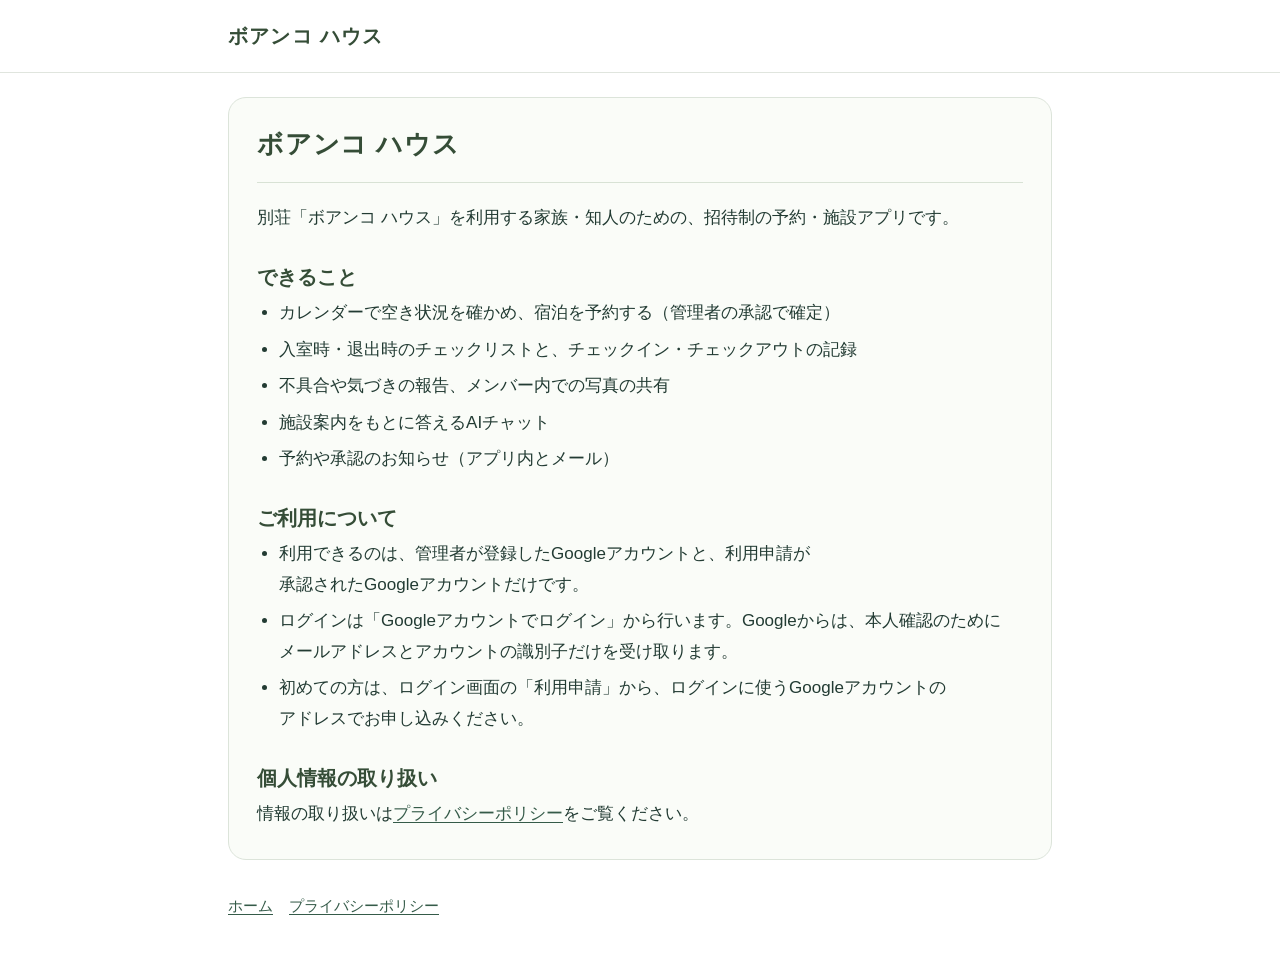
<file: index.html>
<!doctype html>
<html lang="ja">
<head>
<meta charset="utf-8">
<meta name="viewport" content="width=device-width,initial-scale=1">
<meta name="robots" content="noindex">
<meta name="description" content="別荘「ボアンコ ハウス」のメンバー向けの、招待制の予約・施設アプリです。">
<title>ボアンコ ハウス</title>
<link rel="stylesheet" href="style.css">
</head>
<body>
<header><div class="bar"><a class="brand" href="./">ボアンコ ハウス</a></div></header>
<main>
<div class="panel">
<h1>ボアンコ ハウス</h1>
<p class="lead">別荘「ボアンコ ハウス」を利用する家族・知人のための、招待制の予約・施設アプリです。</p>

<h2>できること</h2>
<ul>
<li>カレンダーで空き状況を確かめ、宿泊を予約する（管理者の承認で確定）</li>
<li>入室時・退出時のチェックリストと、チェックイン・チェックアウトの記録</li>
<li>不具合や気づきの報告、メンバー内での写真の共有</li>
<li>施設案内をもとに答えるAIチャット</li>
<li>予約や承認のお知らせ（アプリ内とメール）</li>
</ul>

<h2>ご利用について</h2>
<ul>
<li>利用できるのは、管理者が登録したGoogleアカウントと、利用申請が承認されたGoogleアカウントだけです。</li>
<li>ログインは「Googleアカウントでログイン」から行います。Googleからは、本人確認のためにメールアドレスとアカウントの識別子だけを受け取ります。</li>
<li>初めての方は、ログイン画面の「利用申請」から、ログインに使うGoogleアカウントのアドレスでお申し込みください。</li>
</ul>

<h2>個人情報の取り扱い</h2>
<p>情報の取り扱いは<a href="privacy.html">プライバシーポリシー</a>をご覧ください。</p>
</div>
</main>
<footer><a href="./">ホーム</a><a href="privacy.html">プライバシーポリシー</a></footer>
</body>
</html>
</file>
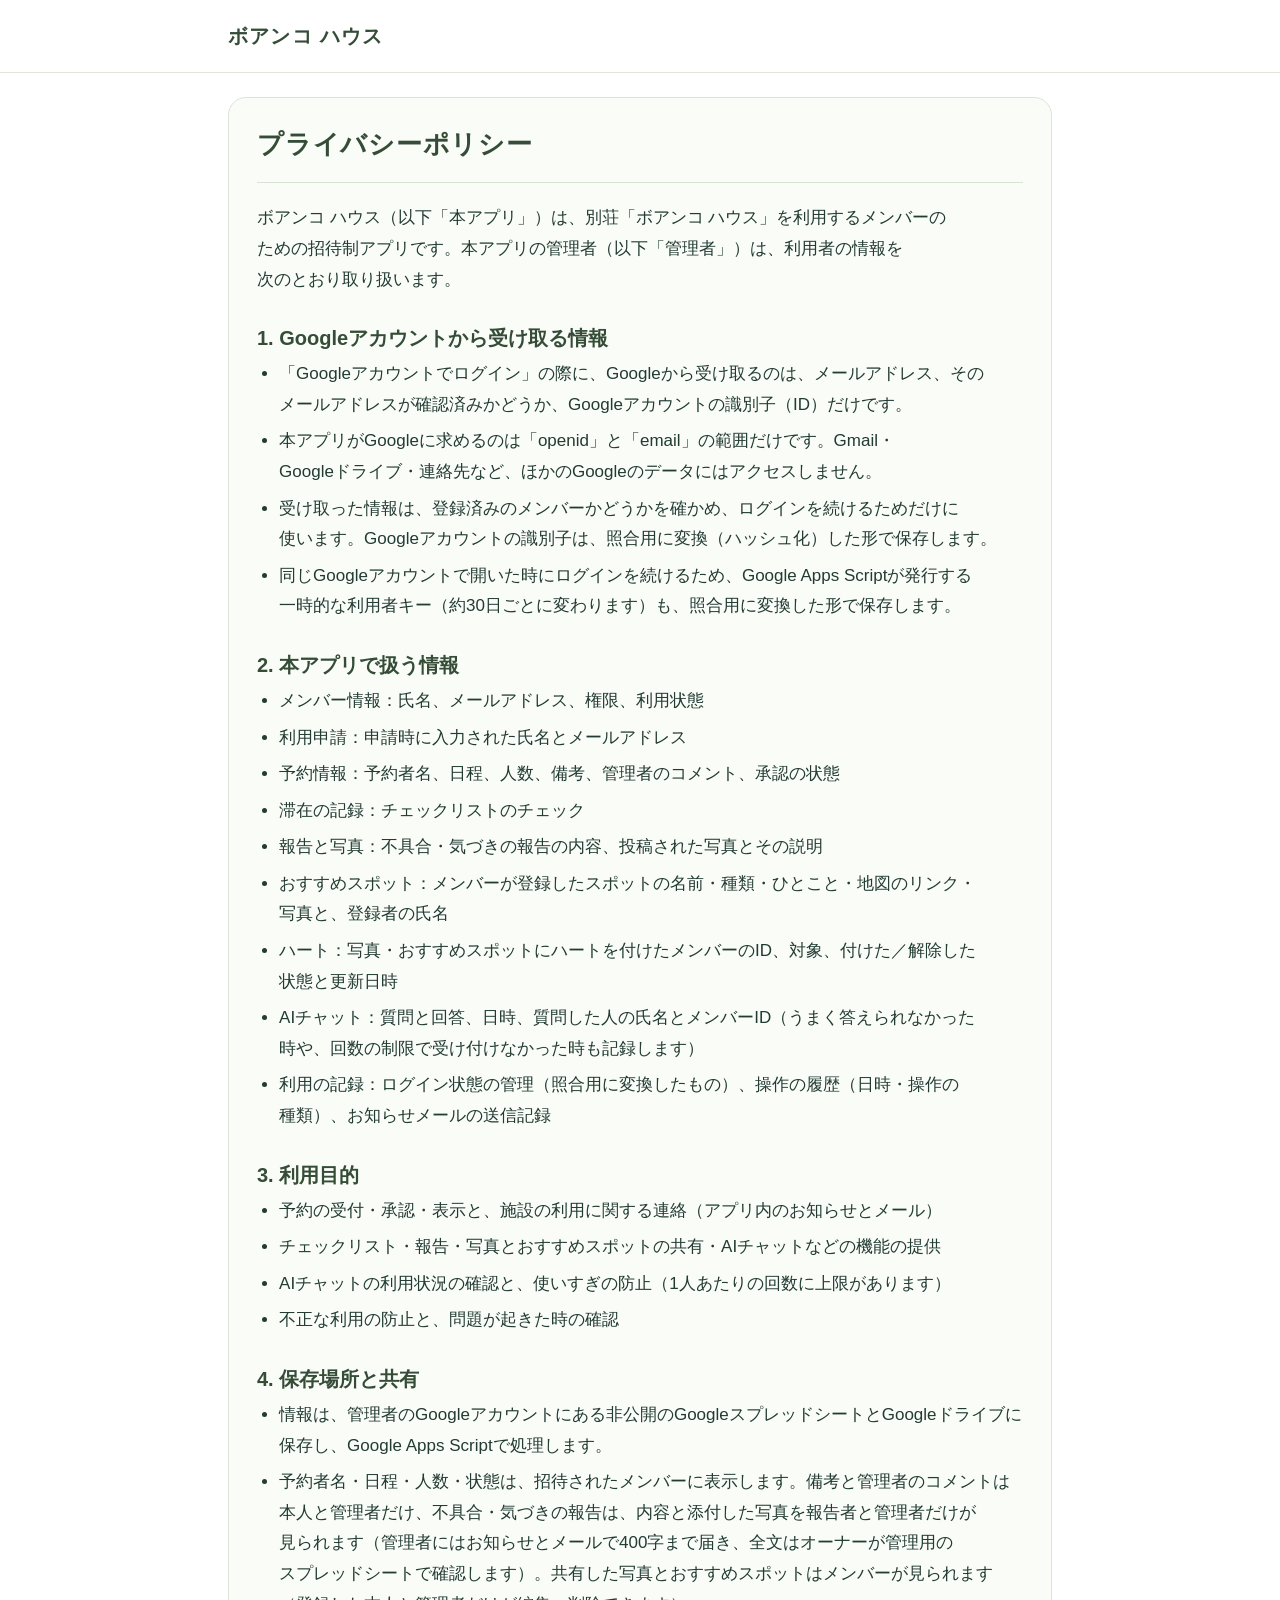
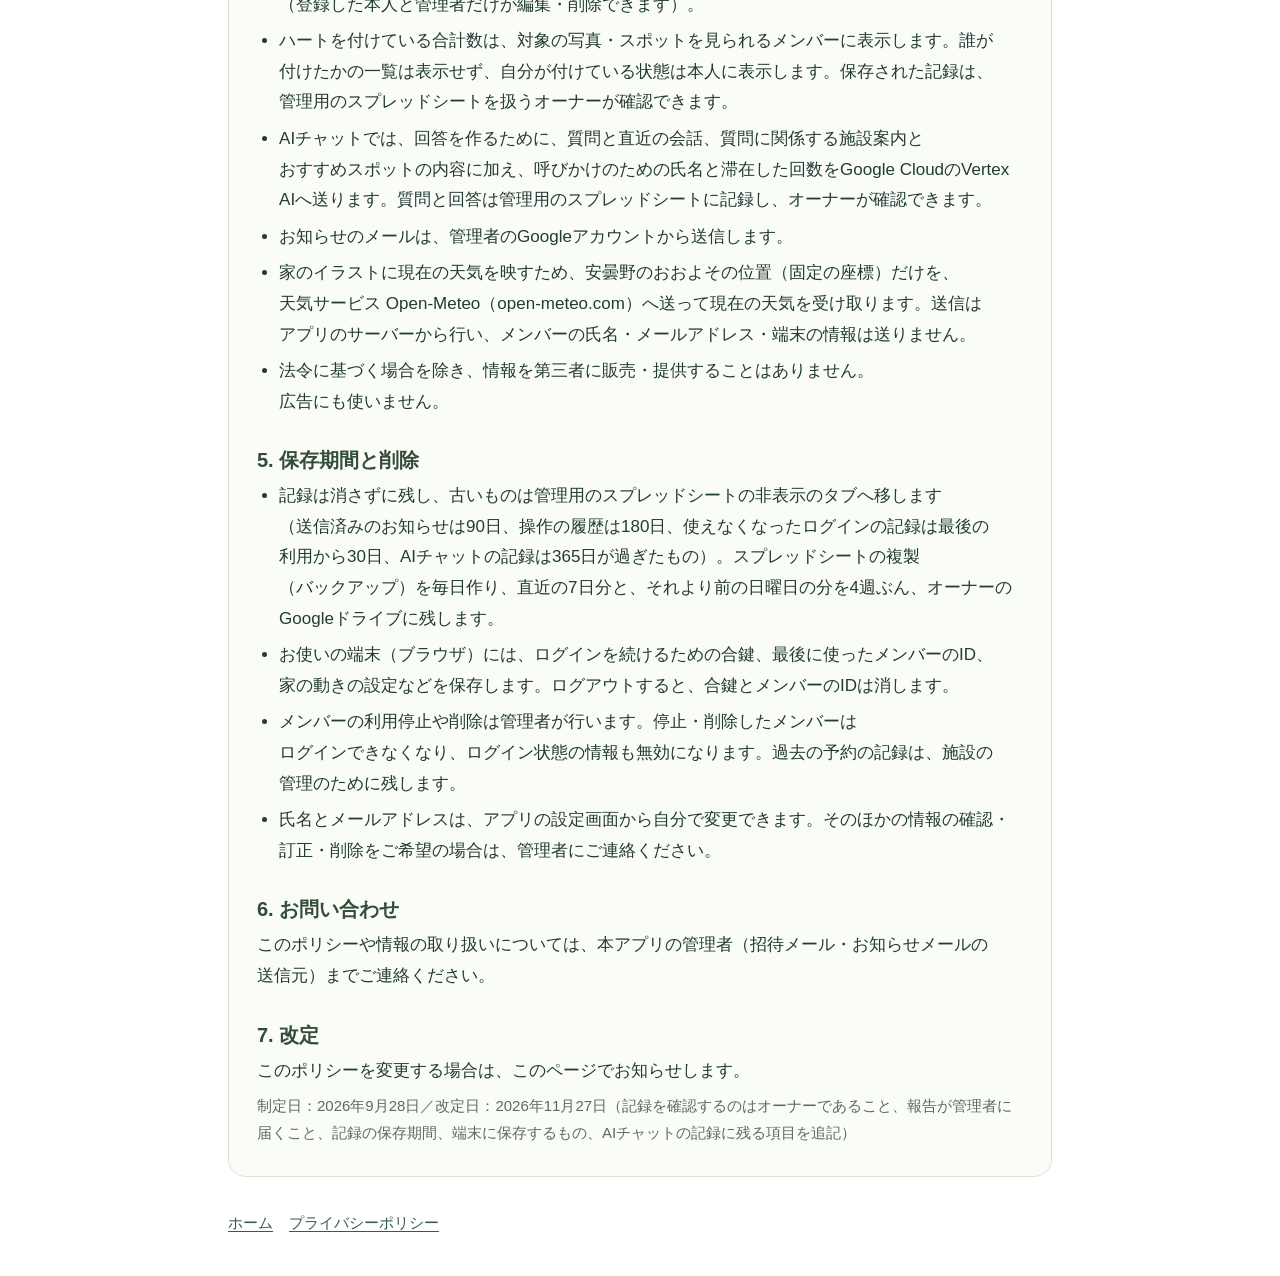
<file: privacy.html>
<!doctype html>
<html lang="ja">
<head>
<meta charset="utf-8">
<meta name="viewport" content="width=device-width,initial-scale=1">
<meta name="robots" content="noindex">
<meta name="description" content="ボアンコ ハウスのアプリでの、利用者の情報の取り扱いについて。">
<title>プライバシーポリシー｜ボアンコ ハウス</title>
<link rel="stylesheet" href="style.css">
</head>
<body>
<header><div class="bar"><a class="brand" href="./">ボアンコ ハウス</a></div></header>
<main>
<div class="panel">
<h1>プライバシーポリシー</h1>
<p class="lead">ボアンコ ハウス（以下「本アプリ」）は、別荘「ボアンコ ハウス」を利用するメンバーのための招待制アプリです。本アプリの管理者（以下「管理者」）は、利用者の情報を次のとおり取り扱います。</p>

<h2>1. Googleアカウントから受け取る情報</h2>
<ul>
<li>「Googleアカウントでログイン」の際に、Googleから受け取るのは、メールアドレス、そのメールアドレスが確認済みかどうか、Googleアカウントの識別子（ID）だけです。</li>
<li>本アプリがGoogleに求めるのは「openid」と「email」の範囲だけです。Gmail・Googleドライブ・連絡先など、ほかのGoogleのデータにはアクセスしません。</li>
<li>受け取った情報は、登録済みのメンバーかどうかを確かめ、ログインを続けるためだけに使います。Googleアカウントの識別子は、照合用に変換（ハッシュ化）した形で保存します。</li>
<li>同じGoogleアカウントで開いた時にログインを続けるため、Google Apps Scriptが発行する一時的な利用者キー（約30日ごとに変わります）も、照合用に変換した形で保存します。</li>
</ul>

<h2>2. 本アプリで扱う情報</h2>
<ul>
<li>メンバー情報：氏名、メールアドレス、権限、利用状態</li>
<li>利用申請：申請時に入力された氏名とメールアドレス</li>
<li>予約情報：予約者名、日程、人数、備考、管理者のコメント、承認の状態</li>
<li>滞在の記録：チェックリストのチェック</li>
<li>報告と写真：不具合・気づきの報告の内容、投稿された写真とその説明</li>
<li>おすすめスポット：メンバーが登録したスポットの名前・種類・ひとこと・地図のリンク・写真と、登録者の氏名</li>
<li>ハート：写真・おすすめスポットにハートを付けたメンバーのID、対象、付けた／解除した状態と更新日時</li>
<li>AIチャット：質問と回答、日時、質問した人の氏名とメンバーID（うまく答えられなかった時や、回数の制限で受け付けなかった時も記録します）</li>
<li>利用の記録：ログイン状態の管理（照合用に変換したもの）、操作の履歴（日時・操作の種類）、お知らせメールの送信記録</li>
</ul>

<h2>3. 利用目的</h2>
<ul>
<li>予約の受付・承認・表示と、施設の利用に関する連絡（アプリ内のお知らせとメール）</li>
<li>チェックリスト・報告・写真とおすすめスポットの共有・AIチャットなどの機能の提供</li>
<li>AIチャットの利用状況の確認と、使いすぎの防止（1人あたりの回数に上限があります）</li>
<li>不正な利用の防止と、問題が起きた時の確認</li>
</ul>

<h2>4. 保存場所と共有</h2>
<ul>
<li>情報は、管理者のGoogleアカウントにある非公開のGoogleスプレッドシートとGoogleドライブに保存し、Google Apps Scriptで処理します。</li>
<li>予約者名・日程・人数・状態は、招待されたメンバーに表示します。備考と管理者のコメントは本人と管理者だけ、不具合・気づきの報告は、内容と添付した写真を報告者と管理者だけが見られます（管理者にはお知らせとメールで400字まで届き、全文はオーナーが管理用のスプレッドシートで確認します）。共有した写真とおすすめスポットはメンバーが見られます（登録した本人と管理者だけが編集・削除できます）。</li>
<li>ハートを付けている合計数は、対象の写真・スポットを見られるメンバーに表示します。誰が付けたかの一覧は表示せず、自分が付けている状態は本人に表示します。保存された記録は、管理用のスプレッドシートを扱うオーナーが確認できます。</li>
<li>AIチャットでは、回答を作るために、質問と直近の会話、質問に関係する施設案内とおすすめスポットの内容に加え、呼びかけのための氏名と滞在した回数をGoogle CloudのVertex AIへ送ります。質問と回答は管理用のスプレッドシートに記録し、オーナーが確認できます。</li>
<li>お知らせのメールは、管理者のGoogleアカウントから送信します。</li>
<li>家のイラストに現在の天気を映すため、安曇野のおおよその位置（固定の座標）だけを、天気サービス Open-Meteo（open-meteo.com）へ送って現在の天気を受け取ります。送信はアプリのサーバーから行い、メンバーの氏名・メールアドレス・端末の情報は送りません。</li>
<li>法令に基づく場合を除き、情報を第三者に販売・提供することはありません。広告にも使いません。</li>
</ul>

<h2>5. 保存期間と削除</h2>
<ul>
<li>記録は消さずに残し、古いものは管理用のスプレッドシートの非表示のタブへ移します（送信済みのお知らせは90日、操作の履歴は180日、使えなくなったログインの記録は最後の利用から30日、AIチャットの記録は365日が過ぎたもの）。スプレッドシートの複製（バックアップ）を毎日作り、直近の7日分と、それより前の日曜日の分を4週ぶん、オーナーのGoogleドライブに残します。</li>
<li>お使いの端末（ブラウザ）には、ログインを続けるための合鍵、最後に使ったメンバーのID、家の動きの設定などを保存します。ログアウトすると、合鍵とメンバーのIDは消します。</li>
<li>メンバーの利用停止や削除は管理者が行います。停止・削除したメンバーはログインできなくなり、ログイン状態の情報も無効になります。過去の予約の記録は、施設の管理のために残します。</li>
<li>氏名とメールアドレスは、アプリの設定画面から自分で変更できます。そのほかの情報の確認・訂正・削除をご希望の場合は、管理者にご連絡ください。</li>
</ul>

<h2>6. お問い合わせ</h2>
<p>このポリシーや情報の取り扱いについては、本アプリの管理者（招待メール・お知らせメールの送信元）までご連絡ください。</p>

<h2>7. 改定</h2>
<p>このポリシーを変更する場合は、このページでお知らせします。</p>
<p class="note">制定日：2026年9月28日／改定日：2026年11月27日（記録を確認するのはオーナーであること、報告が管理者に届くこと、記録の保存期間、端末に保存するもの、AIチャットの記録に残る項目を追記）</p>
</div>
</main>
<footer><a href="./">ホーム</a><a href="privacy.html">プライバシーポリシー</a></footer>
</body>
</html>
</file>
<file: style.css>
/* Public information pages for the Google sign-in consent screen, in the app's palette. */
:root{--ink:#223b33;--muted:#5d6b5c;--green:#355b49;--title:#354d37;--line:#dce4da;--panel:#fafcf8}
*{box-sizing:border-box}
body{margin:0;background:#fff;color:var(--ink);font:17px/1.8 -apple-system,BlinkMacSystemFont,"Hiragino Kaku Gothic ProN","Noto Sans JP",sans-serif;word-break:auto-phrase;text-wrap:pretty}
header{border-bottom:1px solid #e0e5de}
.bar,main,footer{max-width:880px;margin:0 auto;padding-left:28px;padding-right:28px}
.bar{padding-top:18px;padding-bottom:18px}
.brand{color:var(--title);font-size:20px;font-weight:700;letter-spacing:.06em;text-decoration:none}
main{padding-top:24px;padding-bottom:32px}
.panel{border:1px solid var(--line);border-radius:18px;background:var(--panel);padding:8px 28px 24px}
h1{margin:0;padding:20px 0;border-bottom:1px solid #d8e2d5;color:var(--title);font-size:26px;line-height:1.4;letter-spacing:.03em}
h2{margin:28px 0 6px;color:var(--title);font-size:20px;line-height:1.5}
p,li{margin:6px 0}
ul{margin:6px 0;padding-left:1.3em}
a{color:var(--green);text-underline-offset:3px}
.lead{margin-top:20px}
.note{color:var(--muted);font-size:15px}
footer{padding-bottom:40px;color:var(--muted);font-size:15px}
footer a{margin-right:16px}
@media(max-width:600px){.bar,main,footer{padding-left:12px;padding-right:12px}.panel{border-radius:14px;padding:4px 16px 18px}h1{padding:16px 0;font-size:22px}}
</file>
